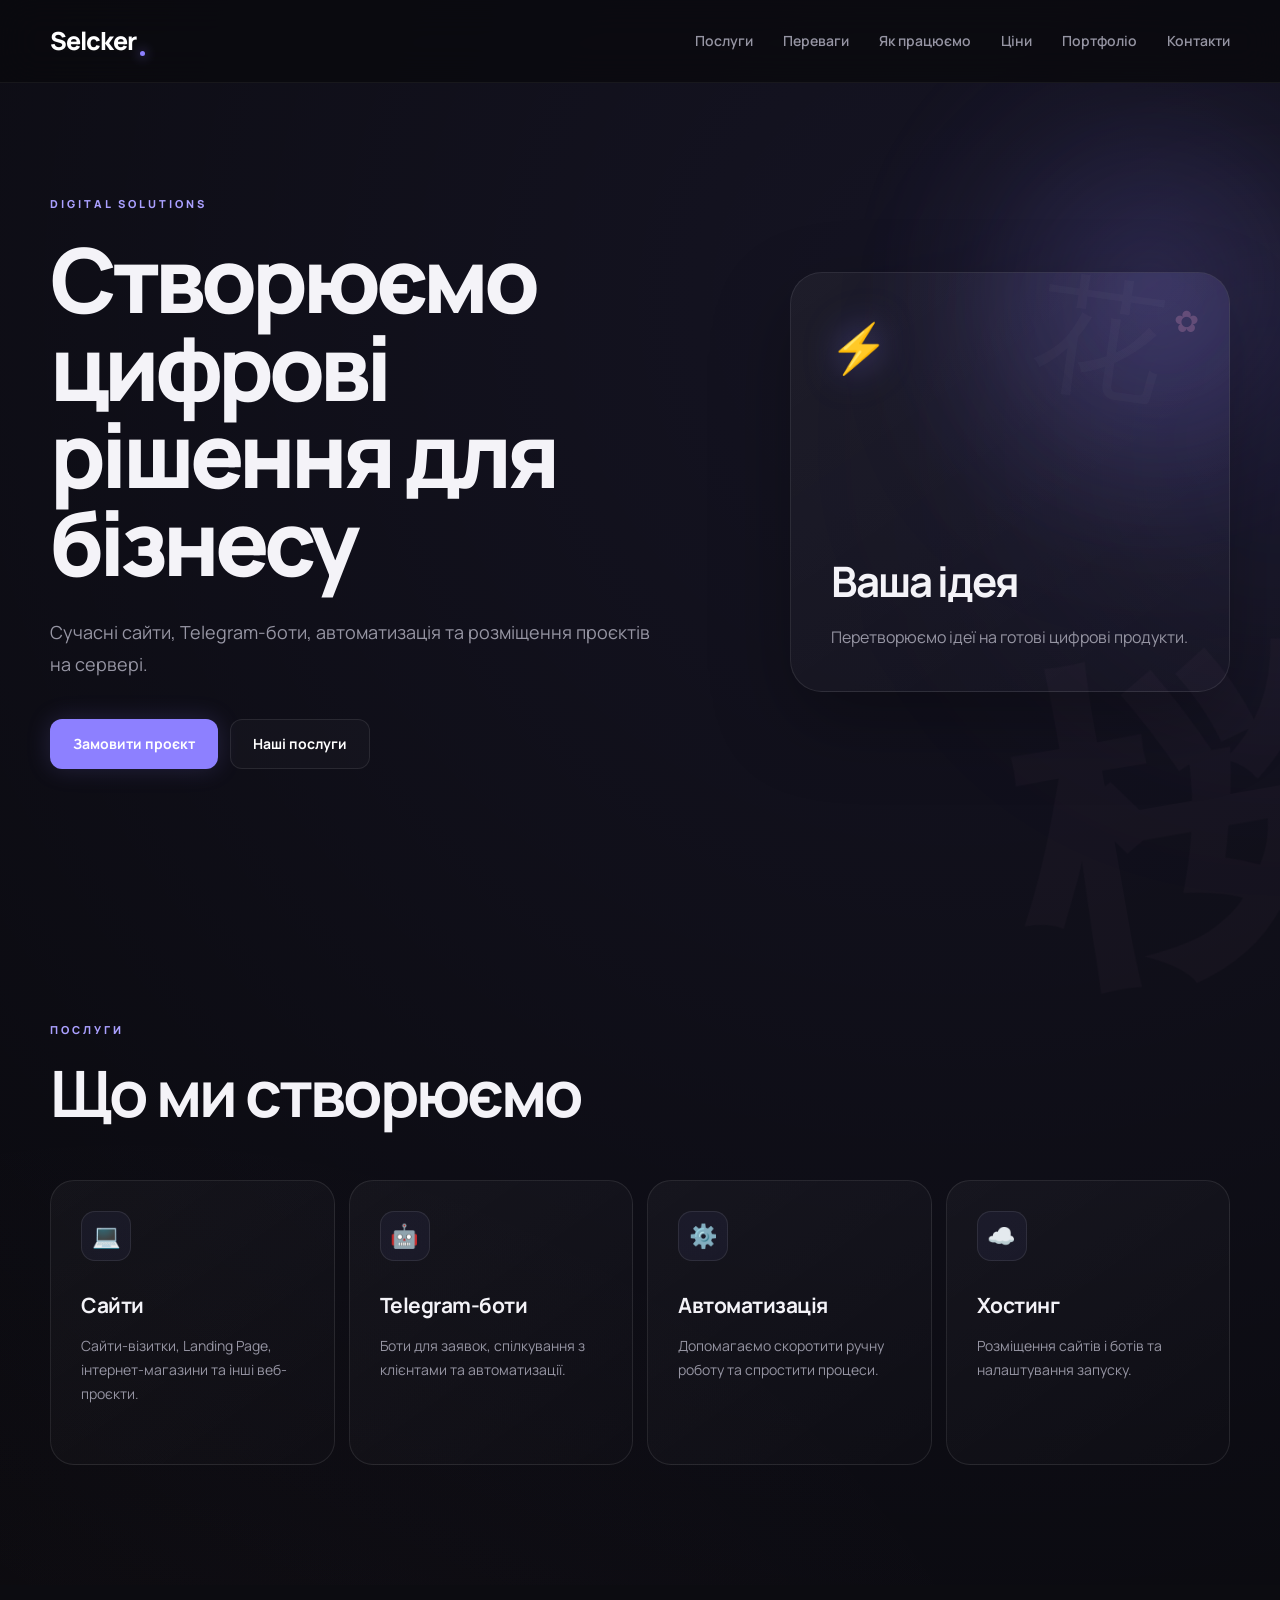
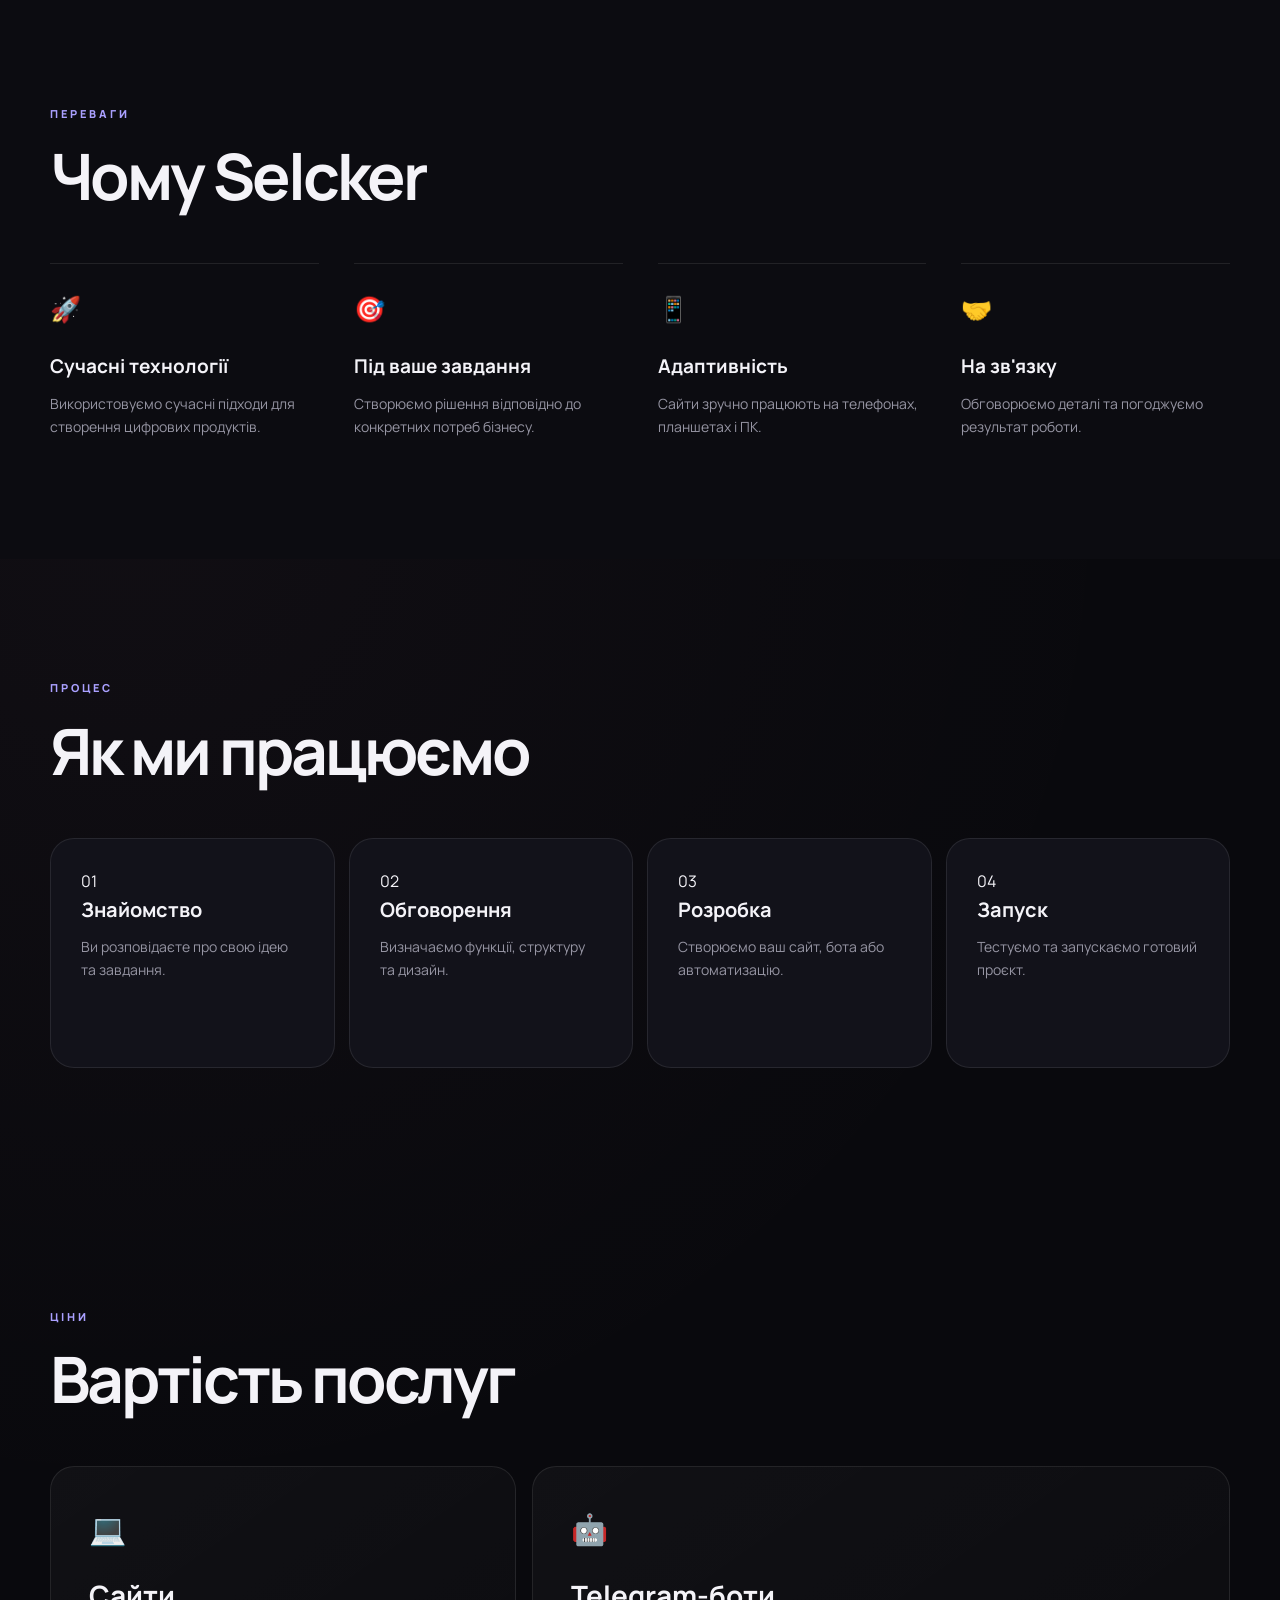
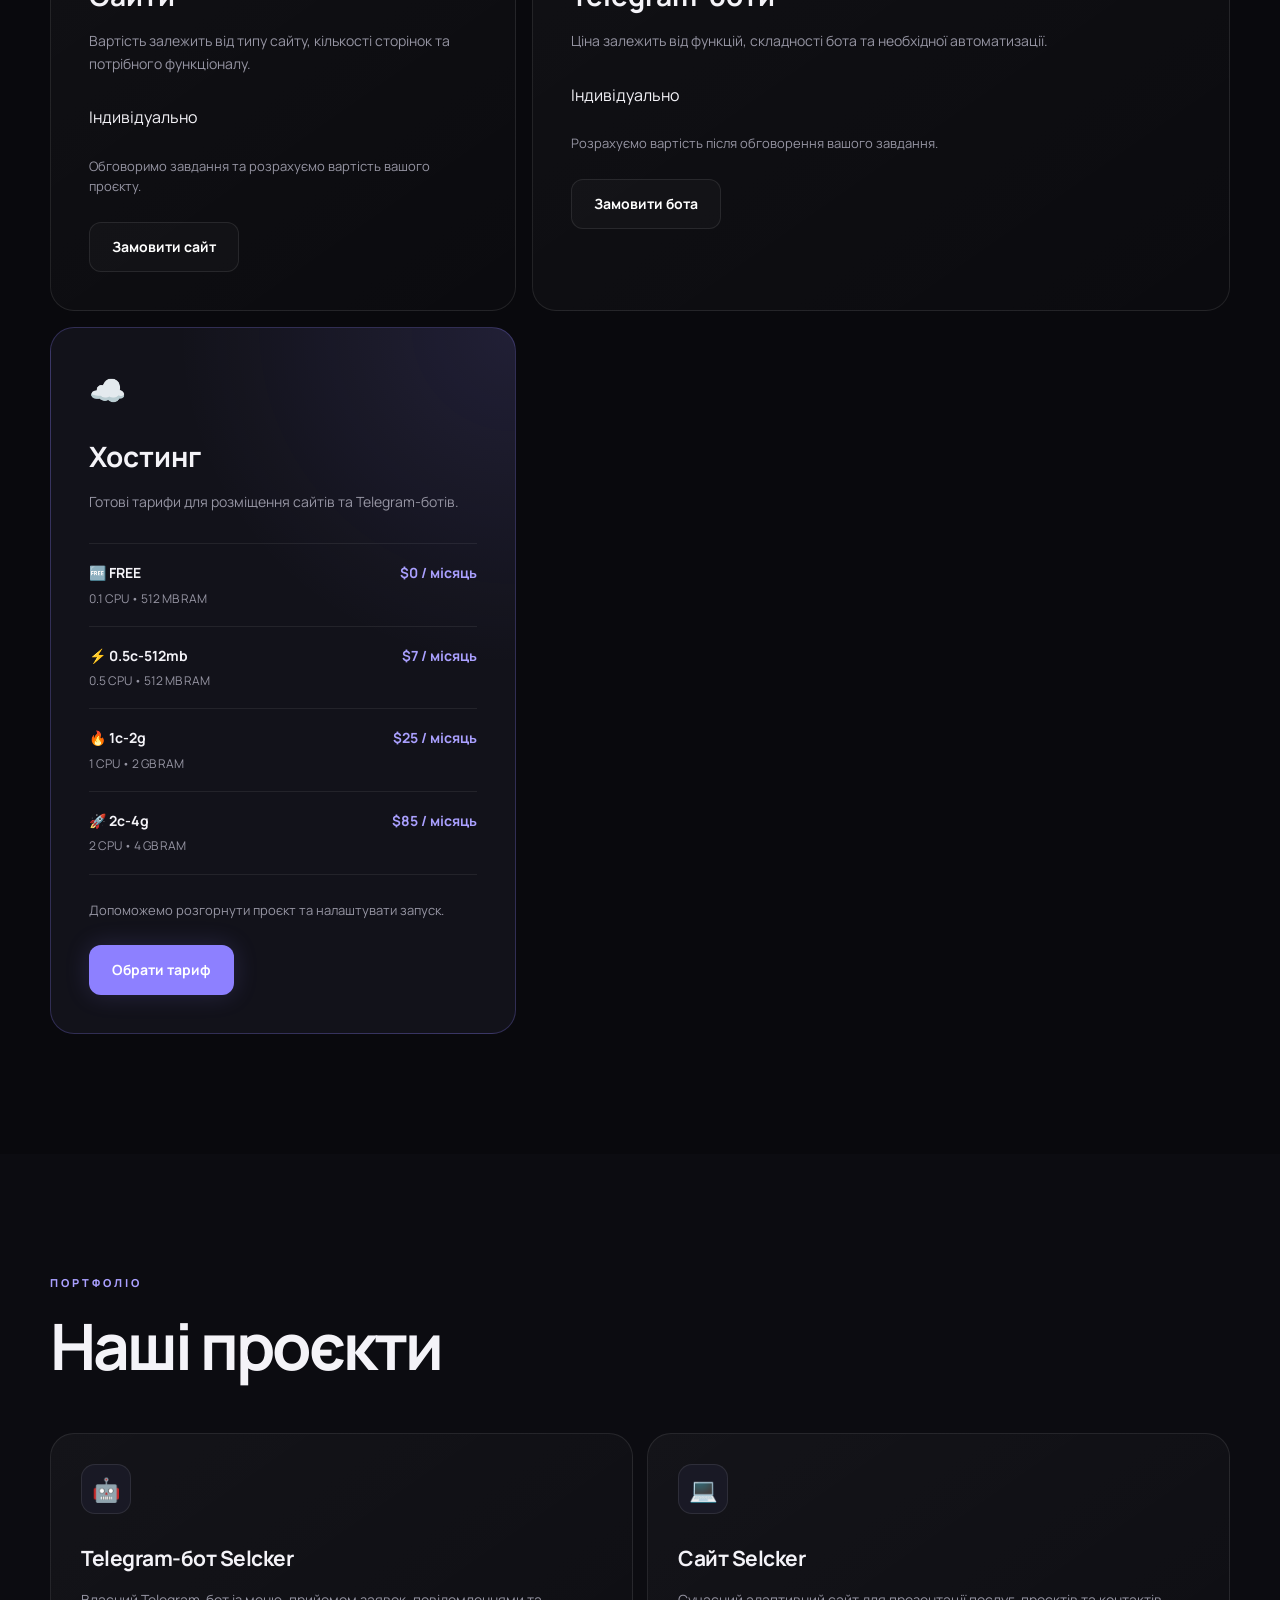
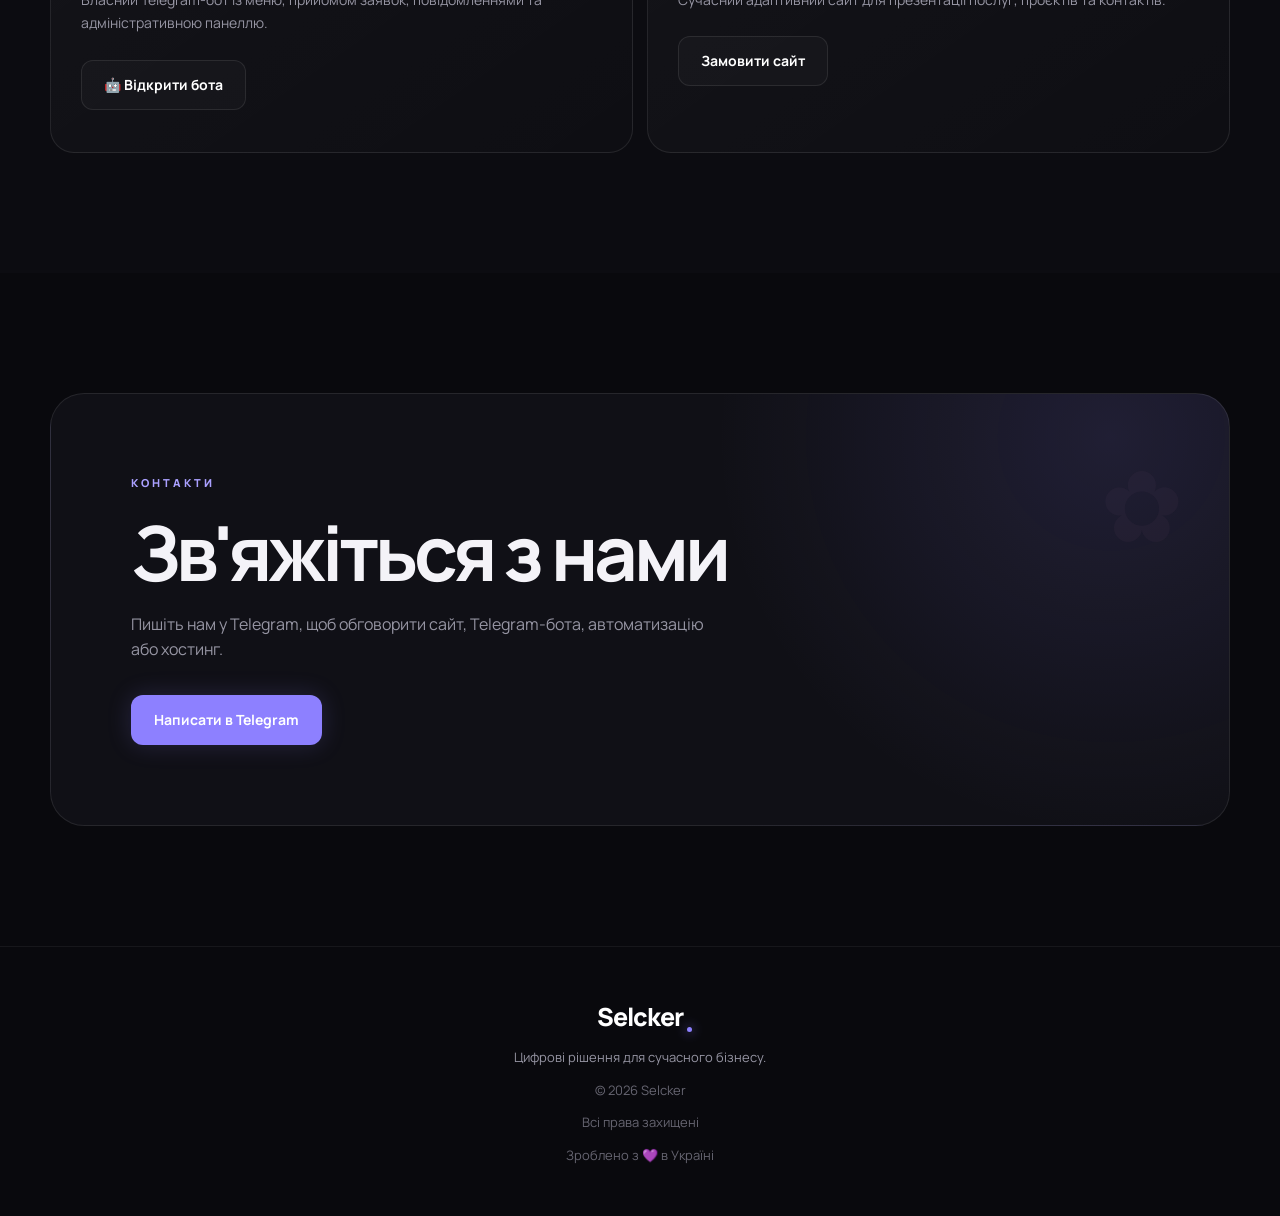
<file: index.html>
<!DOCTYPE html>
<html lang="uk">

<head>

    <meta charset="UTF-8">

    <meta
        name="viewport"
        content="width=device-width, initial-scale=1.0"
    >

    <title>
        Selcker — сайти, Telegram-боти та цифрові рішення
    </title>
    
    <meta
        name="description"
        content="Selcker створює сучасні сайти, Telegram-боти, автоматизацію та допомагає з розміщенням цифрових проєктів."
    >
    
    <meta
        name="keywords"
        content="Selcker, Selcker сайт, створення сайтів, Telegram боти, Telegram бот, розробка сайтів, автоматизація"
    >
    
    <meta
        name="robots"
        content="index, follow"
    >
    
    <meta
        name="author"
        content="Selcker"
    >
    
    <meta
        property="og:title"
        content="Selcker — цифрові рішення для бізнесу"
    >
    
    <meta
        property="og:description"
        content="Сайти, Telegram-боти, автоматизація та хостинг від Selcker."
    >
    
    <meta
        property="og:type"
        content="website"
    >
    
    <meta
        property="og:url"
        content="https://selcker-site.vercel.app/"
    >
    
    <link
        rel="canonical"
        href="https://selcker-site.vercel.app/"
    >
    
    <link
        rel="stylesheet"
        href="style.css"
    >

</head>


<body>

    <header class="header">

        <div class="container">

            <div class="logo">
                Selcker
            </div>


            <nav class="nav">

                <a href="#services">
                    Послуги
                </a>

                <a href="#advantages">
                    Переваги
                </a>

                <a href="#process">
                    Як працюємо
                </a>

                <a href="#pricing">
                    Ціни
                </a>

                <a href="#portfolio">
                    Портфоліо
                </a>

                <a href="#contacts">
                    Контакти
                </a>

            </nav>


            <button
                class="menu-button"
                id="menuButton"
                type="button"
            >
                ☰
            </button>

        </div>

    </header>


    <main>


        <!-- HERO -->

        <section class="hero">

            <div class="container hero-content">


                <div class="hero-text">

                    <p class="hero-label">
                        DIGITAL SOLUTIONS
                    </p>


                    <h1>
                        Створюємо цифрові
                        рішення для бізнесу
                    </h1>


                    <p class="hero-description">
                        Сучасні сайти, Telegram-боти,
                        автоматизація та розміщення
                        проєктів на сервері.
                    </p>


                    <div class="hero-buttons">

                        <a
                            href="#contacts"
                            class="button primary"
                        >
                            Замовити проєкт
                        </a>


                        <a
                            href="#services"
                            class="button secondary"
                        >
                            Наші послуги
                        </a>

                    </div>

                </div>


                <div class="hero-card">

                    <div class="hero-card-icon">
                        ⚡
                    </div>


                    <h2>
                        Ваша ідея
                    </h2>


                    <p>
                        Перетворюємо ідеї
                        на готові цифрові продукти.
                    </p>

                </div>

            </div>

        </section>



        <!-- SERVICES -->

        <section
            class="services"
            id="services"
        >

            <div class="container">

                <p class="section-label">
                    ПОСЛУГИ
                </p>


                <h2 class="section-title">
                    Що ми створюємо
                </h2>


                <div class="services-grid">


                    <div class="service-card">

                        <div class="service-icon">
                            💻
                        </div>


                        <h3>
                            Сайти
                        </h3>


                        <p>
                            Сайти-візитки, Landing Page,
                            інтернет-магазини та інші
                            веб-проєкти.
                        </p>

                    </div>


                    <div class="service-card">

                        <div class="service-icon">
                            🤖
                        </div>


                        <h3>
                            Telegram-боти
                        </h3>


                        <p>
                            Боти для заявок, спілкування
                            з клієнтами та автоматизації.
                        </p>

                    </div>


                    <div class="service-card">

                        <div class="service-icon">
                            ⚙️
                        </div>


                        <h3>
                            Автоматизація
                        </h3>


                        <p>
                            Допомагаємо скоротити ручну
                            роботу та спростити процеси.
                        </p>

                    </div>


                    <div class="service-card">

                        <div class="service-icon">
                            ☁️
                        </div>


                        <h3>
                            Хостинг
                        </h3>


                        <p>
                            Розміщення сайтів і ботів
                            та налаштування запуску.
                        </p>

                    </div>

                </div>

            </div>

        </section>



        <!-- ADVANTAGES -->

        <section
            class="advantages"
            id="advantages"
        >

            <div class="container">

                <p class="section-label">
                    ПЕРЕВАГИ
                </p>


                <h2 class="section-title">
                    Чому Selcker
                </h2>


                <div class="advantages-grid">


                    <div class="advantage">

                        <span>
                            🚀
                        </span>

                        <h3>
                            Сучасні технології
                        </h3>

                        <p>
                            Використовуємо сучасні підходи
                            для створення цифрових продуктів.
                        </p>

                    </div>


                    <div class="advantage">

                        <span>
                            🎯
                        </span>

                        <h3>
                            Під ваше завдання
                        </h3>

                        <p>
                            Створюємо рішення відповідно
                            до конкретних потреб бізнесу.
                        </p>

                    </div>


                    <div class="advantage">

                        <span>
                            📱
                        </span>

                        <h3>
                            Адаптивність
                        </h3>

                        <p>
                            Сайти зручно працюють
                            на телефонах, планшетах і ПК.
                        </p>

                    </div>


                    <div class="advantage">

                        <span>
                            🤝
                        </span>

                        <h3>
                            На зв'язку
                        </h3>

                        <p>
                            Обговорюємо деталі та погоджуємо
                            результат роботи.
                        </p>

                    </div>

                </div>

            </div>

        </section>



        <!-- PROCESS -->

        <section
            class="process"
            id="process"
        >

            <div class="container">

                <p class="section-label">
                    ПРОЦЕС
                </p>


                <h2 class="section-title">
                    Як ми працюємо
                </h2>


                <div class="process-grid">


                    <div class="process-card">

                        <span>
                            01
                        </span>


                        <h3>
                            Знайомство
                        </h3>


                        <p>
                            Ви розповідаєте про свою ідею
                            та завдання.
                        </p>

                    </div>


                    <div class="process-card">

                        <span>
                            02
                        </span>


                        <h3>
                            Обговорення
                        </h3>


                        <p>
                            Визначаємо функції, структуру
                            та дизайн.
                        </p>

                    </div>


                    <div class="process-card">

                        <span>
                            03
                        </span>


                        <h3>
                            Розробка
                        </h3>


                        <p>
                            Створюємо ваш сайт,
                            бота або автоматизацію.
                        </p>

                    </div>


                    <div class="process-card">

                        <span>
                            04
                        </span>


                        <h3>
                            Запуск
                        </h3>


                        <p>
                            Тестуємо та запускаємо
                            готовий проєкт.
                        </p>

                    </div>

                </div>

            </div>

        </section>



        <!-- PRICING -->

        <section
            class="pricing"
            id="pricing"
        >

            <div class="container">

                <p class="section-label">
                    ЦІНИ
                </p>


                <h2 class="section-title">
                    Вартість послуг
                </h2>


                <div class="pricing-grid">


                    <div class="pricing-card">

                        <div class="pricing-icon">
                            💻
                        </div>


                        <h3>
                            Сайти
                        </h3>


                        <p class="pricing-description">
                            Вартість залежить від типу сайту,
                            кількості сторінок та потрібного
                            функціоналу.
                        </p>


                        <div class="pricing-price">
                            Індивідуально
                        </div>


                        <p class="pricing-note">
                            Обговоримо завдання та розрахуємо
                            вартість вашого проєкту.
                        </p>


                        <a
                            href="#contacts"
                            class="button secondary"
                        >
                            Замовити сайт
                        </a>

                    </div>



                    <div class="pricing-card">

                        <div class="pricing-icon">
                            🤖
                        </div>


                        <h3>
                            Telegram-боти
                        </h3>


                        <p class="pricing-description">
                            Ціна залежить від функцій,
                            складності бота та необхідної
                            автоматизації.
                        </p>


                        <div class="pricing-price">
                            Індивідуально
                        </div>


                        <p class="pricing-note">
                            Розрахуємо вартість після
                            обговорення вашого завдання.
                        </p>


                        <a
                            href="#contacts"
                            class="button secondary"
                        >
                            Замовити бота
                        </a>

                    </div>



                    <div
                        class="pricing-card pricing-main"
                    >

                        <div class="pricing-icon">
                            ☁️
                        </div>


                        <h3>
                            Хостинг
                        </h3>


                        <p class="pricing-description">
                            Готові тарифи для розміщення
                            сайтів та Telegram-ботів.
                        </p>


                        <div class="hosting-plan">

                            <div>

                                <strong>
                                    🆓 FREE
                                </strong>

                                <span>
                                    $0 / місяць
                                </span>

                            </div>


                            <small>
                                0.1 CPU • 512 MB RAM
                            </small>

                        </div>


                        <div class="hosting-plan">

                            <div>

                                <strong>
                                    ⚡ 0.5c-512mb
                                </strong>

                                <span>
                                    $7 / місяць
                                </span>

                            </div>


                            <small>
                                0.5 CPU • 512 MB RAM
                            </small>

                        </div>


                        <div class="hosting-plan">

                            <div>

                                <strong>
                                    🔥 1c-2g
                                </strong>

                                <span>
                                    $25 / місяць
                                </span>

                            </div>


                            <small>
                                1 CPU • 2 GB RAM
                            </small>

                        </div>


                        <div class="hosting-plan">

                            <div>

                                <strong>
                                    🚀 2c-4g
                                </strong>

                                <span>
                                    $85 / місяць
                                </span>

                            </div>


                            <small>
                                2 CPU • 4 GB RAM
                            </small>

                        </div>


                        <p class="pricing-note">
                            Допоможемо розгорнути проєкт
                            та налаштувати запуск.
                        </p>


                        <a
                            href="#contacts"
                            class="button primary"
                        >
                            Обрати тариф
                        </a>

                    </div>

                </div>

            </div>

        </section>



        <!-- PORTFOLIO -->

        <section
            class="portfolio"
            id="portfolio"
        >

            <div class="container">

                <p class="section-label">
                    ПОРТФОЛІО
                </p>


                <h2 class="section-title">
                    Наші проєкти
                </h2>


                <div class="services-grid">


                    <div class="service-card">

                        <div class="service-icon">
                            🤖
                        </div>


                        <h3>
                            Telegram-бот Selcker
                        </h3>


                        <p>
                            Власний Telegram-бот із меню,
                            прийомом заявок, повідомленнями
                            та адміністративною панеллю.
                        </p>


                        <a
                            href="https://t.me/Palundras_bot"
                            target="_blank"
                            rel="noopener noreferrer"
                            class="button secondary"
                        >
                            🤖 Відкрити бота
                        </a>

                    </div>


                    <div class="service-card">

                        <div class="service-icon">
                            💻
                        </div>


                        <h3>
                            Сайт Selcker
                        </h3>


                        <p>
                            Сучасний адаптивний сайт
                            для презентації послуг,
                            проєктів та контактів.
                        </p>


                        <a
                            href="#contacts"
                            class="button secondary"
                        >
                            Замовити сайт
                        </a>

                    </div>

                </div>

            </div>

        </section>



        <!-- CONTACTS -->

        <section
            class="contacts"
            id="contacts"
        >

            <div class="container contact-box">

                <p class="section-label">
                    КОНТАКТИ
                </p>


                <h2>
                    Зв'яжіться з нами
                </h2>


                <p>
                    Пишіть нам у Telegram,
                    щоб обговорити сайт, Telegram-бота,
                    автоматизацію або хостинг.
                </p>


                <div class="contact-buttons">

                    <a
                        href="https://t.me/Tuzkozirn1"
                        target="_blank"
                        rel="noopener noreferrer"
                        class="button primary"
                    >
                        Написати в Telegram
                    </a>

                </div>

            </div>

        </section>


    </main>



    <!-- ORDER MODAL -->

    <div
        class="order-modal"
        id="orderModal"
    >

        <div
            class="order-modal-overlay"
            id="orderModalOverlay"
        ></div>


        <div class="order-modal-window">

            <button
                class="order-modal-close"
                id="orderModalClose"
                type="button"
            >
                ✕
            </button>


            <div class="order-modal-header">

                <span class="order-modal-label">
                    SELCKER / ORDER
                </span>


                <h2>
                    Нове замовлення
                </h2>


                <p>
                    Розкажіть трохи про ваш проєкт —
                    ми зв'яжемося з вами після
                    отримання заявки.
                </p>

            </div>


            <form id="orderForm">


                <div class="form-group">

                    <label for="orderName">
                        Ваше ім'я
                    </label>


                    <input
                        type="text"
                        id="orderName"
                        name="name"
                        placeholder="Наприклад, Єгор"
                        maxlength="100"
                        autocomplete="name"
                        required
                    >

                </div>



                <div class="form-group">

                    <label for="orderContact">
                        Контакт для зв'язку
                    </label>


                    <input
                        type="text"
                        id="orderContact"
                        name="contact"
                        placeholder="Telegram або номер телефону"
                        maxlength="100"
                        autocomplete="tel"
                        required
                    >

                </div>



                <div class="form-group">

                    <label for="orderService">
                        Що потрібно?
                    </label>


                    <select
                        id="orderService"
                        name="service"
                        required
                    >

                        <option value="💻 Сайт">
                            💻 Сайт
                        </option>


                        <option value="🤖 Telegram-бот">
                            🤖 Telegram-бот
                        </option>


                        <option value="⚙️ Інше">
                            ⚙️ Інше
                        </option>

                    </select>

                </div>



                <div class="form-group">

                    <label for="orderDescription">
                        Опис завдання
                    </label>


                    <textarea
                        id="orderDescription"
                        name="description"
                        placeholder="Розкажіть, що саме потрібно створити..."
                        maxlength="1500"
                        required
                    ></textarea>

                </div>



                <input
                    type="text"
                    id="website"
                    name="website"
                    class="honeypot"
                    tabindex="-1"
                    autocomplete="off"
                >



                <button
                    type="submit"
                    class="order-submit"
                    id="orderSubmit"
                >

                    <span>
                        Надіслати заявку
                    </span>


                    <span>
                        →
                    </span>

                </button>


                <div
                    class="order-status"
                    id="orderStatus"
                ></div>


                <a
                    id="orderTelegramLink"
                    class="order-telegram-link"
                    href="#"
                    target="_blank"
                    rel="noopener noreferrer"
                    hidden
                >
                    🤖 Відкрити Telegram і отримувати статус
                </a>

            </form>

        </div>

    </div>



    <!-- FOOTER -->

    <footer class="footer">

        <div class="container">

            <div class="logo">
                Selcker
            </div>


            <p>
                Цифрові рішення для сучасного бізнесу.
            </p>


            <p class="copyright">
                © 2026 Selcker
            </p>
            <p class="copyright">
                Всі права захищені
            </p>
            <p class="copyright">
                Зроблено з 💜 в Україні

        </div>

    </footer>


    <script src="script.js"></script>

</body>

</html>
</file>
<file: style.css>
@import url("https://fonts.googleapis.com/css2?family=Manrope:wght@400;500;600;700;800&display=swap");
:root {
    --bg: #09090d;
    --bg-soft: #0e0e14;
    --surface: #12121a;
    --surface-light: #171720;

    --text: #f4f3f8;
    --muted: #9695a3;
    --muted-light: #b7b5c2;

    --purple: #8d80ff;
    --purple-light: #aaa0ff;
    --purple-dark: #6c5ce7;

    --pink: #e79bc2;
    --border: rgba(255, 255, 255, 0.09);
    --border-purple: rgba(141, 128, 255, 0.3);

    --container: 1180px;
    --radius: 24px;
}

* {
    margin: 0;
    padding: 0;
    box-sizing: border-box;
}

html {
    scroll-behavior: smooth;
}

body {
    font-family: "Manrope", sans-serif;
    background:
        radial-gradient(
            circle at 75% 5%,
            rgba(141, 128, 255, 0.09),
            transparent 28%
        ),
        radial-gradient(
            circle at 10% 35%,
            rgba(231, 155, 194, 0.035),
            transparent 25%
        ),
        var(--bg);
    color: var(--text);
    line-height: 1.6;
    overflow-x: hidden;
}

body::before {
    content: "";
    position: fixed;
    width: 520px;
    height: 520px;
    right: -260px;
    top: 20%;
    border-radius: 50%;
    background: rgba(141, 128, 255, 0.07);
    filter: blur(120px);
    pointer-events: none;
    z-index: -2;
}

body::after {
    content: "桜";
    position: fixed;
    right: -70px;
    bottom: -80px;
    font-size: 340px;
    font-weight: 800;
    line-height: 1;
    color: rgba(231, 155, 194, 0.025);
    pointer-events: none;
    z-index: -1;
    transform: rotate(-10deg);
}

a {
    color: inherit;
    text-decoration: none;
}

button,
input,
textarea,
select {
    font: inherit;
}

button {
    cursor: pointer;
}

img {
    max-width: 100%;
    display: block;
}


.container {
    width: min(var(--container), calc(100% - 48px));
    margin: 0 auto;
}


.header {
    position: sticky;
    top: 0;
    z-index: 1000;

    background: rgba(9, 9, 13, 0.78);
    border-bottom: 1px solid rgba(255, 255, 255, 0.055);

    backdrop-filter: blur(18px);
    -webkit-backdrop-filter: blur(18px);
}

.header .container {
    min-height: 82px;

    display: flex;
    align-items: center;
    justify-content: space-between;
}

.logo {
    font-size: 25px;
    font-weight: 800;
    letter-spacing: -1px;

    color: #fff;

    position: relative;
}

.logo::after {
    content: "";
    position: absolute;
    width: 5px;
    height: 5px;
    border-radius: 50%;

    right: -9px;
    bottom: 5px;

    background: var(--purple);
    box-shadow: 0 0 12px var(--purple);
}

.nav {
    display: flex;
    align-items: center;
    gap: 30px;
}

.nav a {
    position: relative;

    color: var(--muted);
    font-size: 14px;
    font-weight: 600;

    transition:
        color 0.25s ease,
        text-shadow 0.25s ease;
}

.nav a::after {
    content: "";

    position: absolute;
    left: 0;
    right: 0;
    bottom: -8px;

    height: 1px;

    background: var(--purple);

    transform: scaleX(0);
    transform-origin: center;

    transition: transform 0.25s ease;
}

.nav a:hover {
    color: #fff;
    text-shadow: 0 0 18px rgba(141, 128, 255, 0.5);
}

.nav a:hover::after {
    transform: scaleX(1);
}

.menu-button {
    display: none;

    width: 42px;
    height: 42px;

    border: 1px solid var(--border);
    border-radius: 12px;

    background: var(--surface);
    color: #fff;

    font-size: 20px;
}

.hero {
    position: relative;
    min-height: calc(100vh - 82px);

    display: flex;
    align-items: center;

    padding: 110px 0 130px;

    overflow: hidden;
}

.hero::before {
    content: "";

    position: absolute;

    width: 600px;
    height: 600px;

    right: -170px;
    top: -100px;

    border-radius: 50%;

    background:
        radial-gradient(
            circle,
            rgba(141, 128, 255, 0.17),
            rgba(141, 128, 255, 0.035) 45%,
            transparent 70%
        );

    filter: blur(10px);

    pointer-events: none;
}

.hero::after {
    content: "花";

    position: absolute;

    right: 9%;
    top: 18%;

    font-size: 130px;

    color: rgba(255, 255, 255, 0.025);

    transform: rotate(8deg);

    pointer-events: none;
}

.hero-content {
    display: grid;
    grid-template-columns: 1.2fr 0.8fr;
    gap: 80px;
    align-items: center;
}

.hero-text {
    position: relative;
    z-index: 2;
}

.hero-label,
.section-label {
    margin-bottom: 22px;

    color: var(--purple-light);

    font-size: 11px;
    font-weight: 800;

    letter-spacing: 3px;
}

.hero h1 {
    max-width: 780px;

    font-size: clamp(52px, 7vw, 92px);
    line-height: 0.98;

    letter-spacing: -5px;

    font-weight: 800;

    margin-bottom: 30px;
}

.hero h1::selection,
.section-title::selection {
    background: var(--purple);
    color: #fff;
}

.hero-description {
    max-width: 600px;

    color: var(--muted);

    font-size: 18px;
    line-height: 1.8;

    margin-bottom: 38px;
}

.hero-buttons {
    display: flex;
    gap: 12px;
    flex-wrap: wrap;
}


.button {
    display: inline-flex;
    align-items: center;
    justify-content: center;
    gap: 10px;

    min-height: 50px;

    padding: 0 22px;

    border-radius: 12px;

    font-size: 14px;
    font-weight: 700;

    transition:
        transform 0.25s ease,
        border-color 0.25s ease,
        background 0.25s ease,
        box-shadow 0.25s ease;
}

.button.primary {
    background: var(--purple);
    color: #fff;

    border: 1px solid transparent;

    box-shadow:
        0 0 25px rgba(141, 128, 255, 0.18);
}

.button.primary:hover {
    transform: translateY(-2px);

    background: var(--purple-light);

    box-shadow:
        0 0 35px rgba(141, 128, 255, 0.35);
}

.button.secondary {
    background: rgba(255, 255, 255, 0.025);

    color: #fff;

    border: 1px solid var(--border);
}

.button.secondary:hover {
    transform: translateY(-2px);

    border-color: var(--border-purple);

    background: rgba(141, 128, 255, 0.07);

    box-shadow:
        0 0 25px rgba(141, 128, 255, 0.1);
}
.hero-card {
    position: relative;

    min-height: 420px;

    padding: 40px;

    display: flex;
    flex-direction: column;
    justify-content: flex-end;

    border: 1px solid var(--border);
    border-radius: 32px;

    background:
        linear-gradient(
            145deg,
            rgba(255, 255, 255, 0.045),
            rgba(255, 255, 255, 0.012)
        );

    overflow: hidden;

    box-shadow:
        0 30px 80px rgba(0, 0, 0, 0.28);
}

.hero-card::before {
    content: "";

    position: absolute;

    width: 280px;
    height: 280px;

    top: -100px;
    right: -80px;

    border-radius: 50%;

    background: var(--purple);

    filter: blur(110px);

    opacity: 0.2;
}

.hero-card::after {
    content: "✿";

    position: absolute;

    right: 30px;
    top: 24px;

    font-size: 30px;

    color: rgba(231, 155, 194, 0.25);
}

.hero-card-icon {
    position: absolute;

    top: 36px;
    left: 38px;

    font-size: 48px;

    filter:
        drop-shadow(
            0 0 18px rgba(141, 128, 255, 0.5)
        );
}

.hero-card h2 {
    position: relative;

    font-size: 42px;
    letter-spacing: -2px;

    margin-bottom: 10px;
}

.hero-card p {
    position: relative;

    color: var(--muted);

    font-size: 16px;
}

.services,
.advantages,
.process,
.pricing,
.portfolio,
.contacts {
    padding: 120px 0;
}

.advantages {
    background: #0c0c11;
}

.section-title {
    max-width: 850px;

    font-size: clamp(42px, 5vw, 68px);

    line-height: 1;

    letter-spacing: -3px;

    margin-bottom: 55px;
}

.services-grid {
    display: grid;

    grid-template-columns:
        repeat(4, 1fr);

    gap: 14px;
}

.service-card {
    position: relative;

    min-height: 285px;

    padding: 30px;

    border: 1px solid var(--border);
    border-radius: var(--radius);

    background:
        linear-gradient(
            145deg,
            rgba(255, 255, 255, 0.035),
            rgba(255, 255, 255, 0.012)
        );

    transition:
        transform 0.35s ease,
        border-color 0.35s ease,
        box-shadow 0.35s ease;

    overflow: hidden;
}

.service-card::before {
    content: "";

    position: absolute;

    width: 180px;
    height: 180px;

    top: -110px;
    right: -90px;

    border-radius: 50%;

    background: var(--purple);

    filter: blur(80px);

    opacity: 0;

    transition: opacity 0.35s ease;
}

.service-card:hover {
    transform: translateY(-6px);

    border-color:
        rgba(141, 128, 255, 0.35);

    box-shadow:
        0 25px 60px rgba(0, 0, 0, 0.25),
        0 0 35px rgba(141, 128, 255, 0.06);
}

.service-card:hover::before {
    opacity: 0.18;
}

.service-icon {
    position: relative;

    width: 50px;
    height: 50px;

    display: flex;
    align-items: center;
    justify-content: center;

    margin-bottom: 28px;

    border: 1px solid var(--border);

    border-radius: 14px;

    background: rgba(141, 128, 255, 0.06);

    font-size: 23px;
}

.service-card h3 {
    position: relative;

    font-size: 21px;

    margin-bottom: 12px;

    letter-spacing: -0.5px;
}

.service-card p {
    position: relative;

    color: var(--muted);

    font-size: 14px;
    line-height: 1.7;
}

.service-card .button {
    margin-top: 25px;
}

.advantages-grid {
    display: grid;

    grid-template-columns:
        repeat(4, 1fr);

    gap: 35px;
}

.advantage {
    padding-top: 25px;

    border-top:
        1px solid rgba(255, 255, 255, 0.09);
}

.advantage > span {
    display: block;

    margin-bottom: 22px;

    font-size: 25px;
}

.advantage h3 {
    font-size: 19px;

    margin-bottom: 10px;
}

.advantage p {
    color: var(--muted);

    font-size: 14px;
    line-height: 1.7;
}
.process-grid {
    display: grid;

    grid-template-columns:
        repeat(4, 1fr);

    gap: 14px;
}

.process-card {
    min-height: 230px;

    padding: 30px;

    border: 1px solid var(--border);
    border-radius: var(--radius);

    background: var(--surface);

    transition:
        transform 0.3s ease,
        border-color 0.3s ease;
}

.process-card:hover {
    transform: translateY(-5px);

    border-color:
        rgba(141, 128, 255, 0.3);
}

.process-number {
    display: block;

    margin-bottom: 35px;

    color: var(--purple);

    font-size: 13px;
    font-weight: 800;

    letter-spacing: 2px;
}

.process-card h3 {
    font-size: 20px;

    margin-bottom: 10px;
}

.process-card p {
    color: var(--muted);

    font-size: 14px;
}

.pricing-grid {
    display: grid;

    grid-template-columns:
        0.8fr 1.2fr;

    gap: 16px;

    align-items: stretch;
}

.pricing-card {
    padding: 38px;

    border: 1px solid var(--border);
    border-radius: var(--radius);

    background:
        linear-gradient(
            145deg,
            rgba(255, 255, 255, 0.035),
            rgba(255, 255, 255, 0.01)
        );
}

.pricing-card.pricing-main {
    border-color:
        rgba(141, 128, 255, 0.25);

    background:
        radial-gradient(
            circle at 100% 0%,
            rgba(141, 128, 255, 0.12),
            transparent 40%
        ),
        var(--surface);
}

.pricing-icon {
    font-size: 30px;

    margin-bottom: 20px;
}

.pricing-card h3 {
    font-size: 28px;

    margin-bottom: 12px;
}

.pricing-description {
    color: var(--muted);

    font-size: 14px;

    margin-bottom: 30px;
}

.hosting-plan {
    padding: 18px 0;

    border-top:
        1px solid rgba(255, 255, 255, 0.07);
}

.hosting-plan:last-of-type {
    border-bottom:
        1px solid rgba(255, 255, 255, 0.07);
}

.hosting-plan > div {
    display: flex;
    align-items: center;
    justify-content: space-between;

    gap: 20px;
}

.hosting-plan strong {
    font-size: 14px;
}

.hosting-plan span {
    color: var(--purple-light);

    font-size: 14px;
    font-weight: 700;
}

.hosting-plan small {
    display: block;

    margin-top: 4px;

    color: var(--muted);

    font-size: 12px;
}

.pricing-note {
    color: var(--muted);

    font-size: 13px;

    margin: 25px 0;
}

.portfolio {
    background: #0c0c11;
}

.portfolio .services-grid {
    grid-template-columns:
        repeat(2, 1fr);
}

.portfolio .service-card {
    min-height: 320px;
}

.contact-box {
    position: relative;

    padding: 80px;

    border: 1px solid var(--border);
    border-radius: 34px;

    background:
        radial-gradient(
            circle at 90% 10%,
            rgba(141, 128, 255, 0.13),
            transparent 35%
        ),
        #101016;

    overflow: hidden;
}

.contact-box::before {
    content: "✿";

    position: absolute;

    right: 45px;
    top: 30px;

    font-size: 100px;

    color: rgba(231, 155, 194, 0.035);
}

.contact-box h2 {
    position: relative;

    max-width: 750px;

    font-size: clamp(45px, 6vw, 76px);

    line-height: 1;

    letter-spacing: -4px;

    margin-bottom: 22px;
}

.contact-box > p:not(.section-label) {
    max-width: 600px;

    color: var(--muted);

    font-size: 16px;

    margin-bottom: 32px;
}

.contact-buttons {
    position: relative;}

.footer {
    padding: 50px 0;

    border-top:
        1px solid rgba(255, 255, 255, 0.06);

    color: var(--muted);

    text-align: center;
}

.footer .logo {
    display: inline-block;

    margin-bottom: 10px;

    color: #fff;
}

.footer p {
    font-size: 13px;
}

.footer .copyright {
    margin-top: 12px;

    color: #666571;
}

.order-modal {
    position: fixed;

    inset: 0;

    z-index: 2000;

    display: none;

    align-items: center;
    justify-content: center;

    padding: 25px;
}

.order-modal.active {
    display: flex;
}

.order-modal-overlay {
    position: absolute;

    inset: 0;

    background:
        rgba(0, 0, 0, 0.78);

    backdrop-filter: blur(8px);
}

.order-modal-window {
    position: relative;

    width: min(600px, 100%);

    max-height: 90vh;

    overflow-y: auto;

    padding: 42px;

    border:
        1px solid rgba(141, 128, 255, 0.25);

    border-radius: 28px;

    background:
        radial-gradient(
            circle at 100% 0%,
            rgba(141, 128, 255, 0.12),
            transparent 40%
        ),
        #111118;

    box-shadow:
        0 40px 100px rgba(0, 0, 0, 0.6),
        0 0 60px rgba(141, 128, 255, 0.08);

    animation: modalIn 0.25s ease;
}

@keyframes modalIn {
    from {
        opacity: 0;
        transform: translateY(15px) scale(0.98);
    }

    to {
        opacity: 1;
        transform: translateY(0) scale(1);
    }
}

.order-modal-close {
    position: absolute;

    top: 20px;
    right: 20px;

    width: 40px;
    height: 40px;

    border:
        1px solid var(--border);

    border-radius: 10px;

    background: rgba(255, 255, 255, 0.03);

    color: var(--muted);

    transition:
        color 0.2s ease,
        border-color 0.2s ease;
}

.order-modal-close:hover {
    color: #fff;

    border-color:
        rgba(141, 128, 255, 0.4);
}

.order-modal-label {
    color: var(--purple-light);

    font-size: 10px;
    font-weight: 800;

    letter-spacing: 2px;
}

.order-modal-header h2 {
    font-size: 38px;

    line-height: 1.1;

    letter-spacing: -2px;

    margin: 12px 0;
}

.order-modal-header p {
    color: var(--muted);

    font-size: 14px;

    margin-bottom: 30px;
}

.form-group {
    margin-bottom: 20px;
}

.form-group label {
    display: block;

    margin-bottom: 8px;

    color: var(--muted-light);

    font-size: 13px;
    font-weight: 600;
}

input,
textarea,
select {
    width: 100%;

    border:
        1px solid rgba(255, 255, 255, 0.09);

    border-radius: 12px;

    background:
        rgba(255, 255, 255, 0.025);

    color: #fff;

    padding: 14px 15px;

    outline: none;

    transition:
        border-color 0.2s ease,
        box-shadow 0.2s ease;
}

input::placeholder,
textarea::placeholder {
    color: #666572;
}

input:focus,
textarea:focus,
select:focus {
    border-color:
        rgba(141, 128, 255, 0.55);

    box-shadow:
        0 0 0 3px rgba(141, 128, 255, 0.08);
}

textarea {
    min-height: 130px;

    resize: vertical;
}

select {
    appearance: none;
}

.order-submit {
    width: 100%;

    min-height: 52px;

    display: flex;
    align-items: center;
    justify-content: space-between;

    padding: 0 18px;

    border: none;

    border-radius: 12px;

    background: var(--purple);

    color: #fff;

    font-weight: 700;

    transition:
        transform 0.2s ease,
        background 0.2s ease,
        box-shadow 0.2s ease;
}

.order-submit:hover {
    transform: translateY(-2px);

    background: var(--purple-light);

    box-shadow:
        0 0 30px rgba(141, 128, 255, 0.25);
}

.order-status {
    margin-top: 15px;

    color: var(--muted);

    font-size: 13px;
}

.order-telegram-link {
    display: block;

    margin-top: 15px;

    color: var(--purple-light);

    font-size: 14px;
    font-weight: 700;
}

.honeypot {
    position: absolute !important;

    left: -9999px !important;

    opacity: 0 !important;

    pointer-events: none !important;
}

.sakura-petal {
    position: fixed;

    top: -30px;

    width: 10px;
    height: 7px;

    border-radius: 100% 0 100% 0;

    background:
        linear-gradient(
            135deg,
            #ffd6e8,
            #d98db5
        );

    opacity: 0.55;

    pointer-events: none;

    z-index: 1500;

    filter:
        drop-shadow(
            0 0 5px rgba(231, 155, 194, 0.3)
        );

    animation:
        sakuraFall linear forwards;
}

@keyframes sakuraFall {
    0% {
        transform:
            translate3d(0, -30px, 0)
            rotate(0deg);
        opacity: 0;
    }

    12% {
        opacity: 0.55;
    }

    50% {
        transform:
            translate3d(70px, 50vh, 0)
            rotate(180deg);
    }

    100% {
        transform:
            translate3d(-80px, 110vh, 0)
            rotate(360deg);
        opacity: 0;
    }
}

::-webkit-scrollbar {
    width: 8px;
}

::-webkit-scrollbar-track {
    background: var(--bg);
}

::-webkit-scrollbar-thumb {
    background: #282631;

    border-radius: 10px;
}

::-webkit-scrollbar-thumb:hover {
    background: var(--purple-dark);}

@media (max-width: 1000px) {

    .hero-content {
        grid-template-columns: 1fr;

        gap: 50px;
    }

    .hero-card {
        min-height: 330px;
    }

    .services-grid {
        grid-template-columns:
            repeat(2, 1fr);
    }

    .advantages-grid {
        grid-template-columns:
            repeat(2, 1fr);
    }

    .process-grid {
        grid-template-columns:
            repeat(2, 1fr);
    }

    .pricing-grid {
        grid-template-columns: 1fr;
    }
}

@media (max-width: 800px) {

    .container {
        width: min(
            var(--container),
            calc(100% - 34px)
        );
    }

    .header .container {
        min-height: 72px;
    }

    .nav {
        position: absolute;

        top: 72px;
        left: 0;
        right: 0;

        display: none;

        flex-direction: column;
        align-items: flex-start;

        padding: 22px;

        background:
            rgba(9, 9, 13, 0.97);

        border-bottom:
            1px solid var(--border);
    }

    .nav.active {
        display: flex;
    }

    .menu-button {
        display: block;
    }

    .hero {
        min-height: auto;

        padding: 90px 0 100px;
    }

    .hero h1 {
        font-size: clamp(
            48px,
            13vw,
            70px
        );

        letter-spacing: -4px;
    }

    .hero-description {
        font-size: 16px;
    }

    .hero-card {
        min-height: 300px;

        padding: 30px;
    }

    .services,
    .advantages,
    .process,
    .pricing,
    .portfolio,
    .contacts {
        padding: 90px 0;
    }

    .section-title {
        font-size: 46px;

        letter-spacing: -2.5px;

        margin-bottom: 38px;
    }

    .contact-box {
        padding: 50px 28px;

        border-radius: 25px;
    }

    .contact-box h2 {
        font-size: 48px;

        letter-spacing: -3px;
    }
}

@media (max-width: 600px) {

    .services-grid,
    .advantages-grid,
    .process-grid,
    .portfolio .services-grid {
        grid-template-columns: 1fr;
    }

    .service-card,
    .process-card {
        min-height: auto;
    }

    .advantages-grid {
        gap: 25px;
    }

    .pricing-card {
        padding: 28px;
    }

    .hosting-plan > div {
        align-items: flex-start;

        flex-direction: column;

        gap: 5px;
    }

    .hero-buttons {
        flex-direction: column;
    }

    .hero-buttons .button {
        width: 100%;
    }

    .contact-box h2 {
        font-size: 42px;
    }

    .button {
        width: 100%;
    }

    .order-modal {
        padding: 12px;
    }

    .order-modal-window {
        padding: 30px 22px;

        border-radius: 22px;
    }

    .order-modal-header h2 {
        font-size: 32px;
    }

    body::after {
        font-size: 220px;
    }
}
</file>
